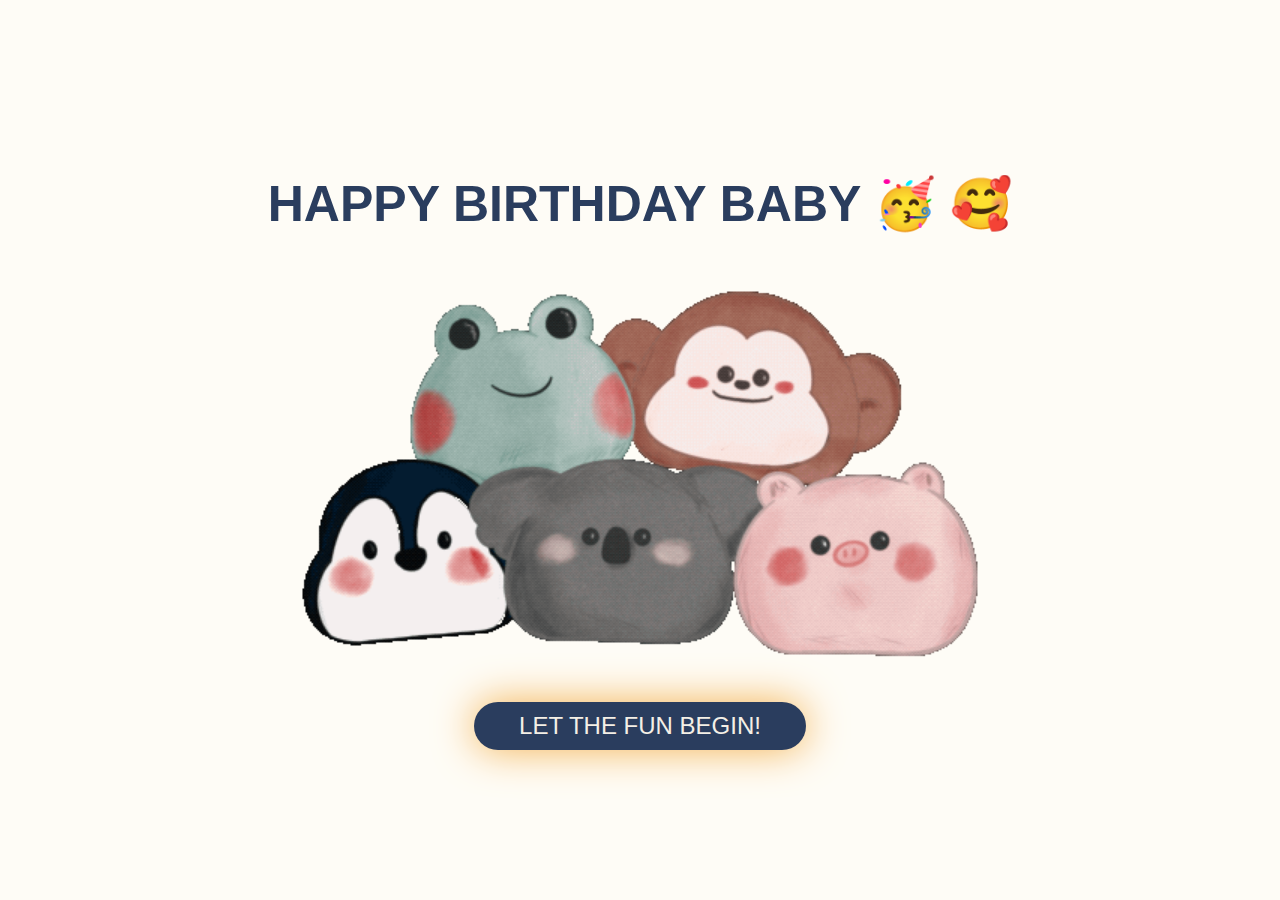
<file: index.html>
<!DOCTYPE html>
<html lang="en">
<head>
    <meta charset="UTF-8">
    <meta http-equiv="X-UA-Compatible" content="IE=edge">
    <meta name="viewport" content="width=device-width, initial-scale=1.0">
    <link rel="stylesheet"  href="style3.css">
    <title> Happy Birthday Baby &#129395 </title>
</head>

<body>
    
    <h1 class="header"> HAPPY BIRTHDAY BABY &#129395 &#129392 </h1>


    <!-- Place animated animals here -->
    <div class="image-container">
    <img src="Birthday.gif" alt="Birthday friends" style="width: 720px; height:432px;">
    </div>

    <!-- Button -->
    <a href="video.html" target="_blank"> 
    <button class="my-button"> LET THE FUN BEGIN! </button>
</a>


</div>
</body>
</html>
</file>
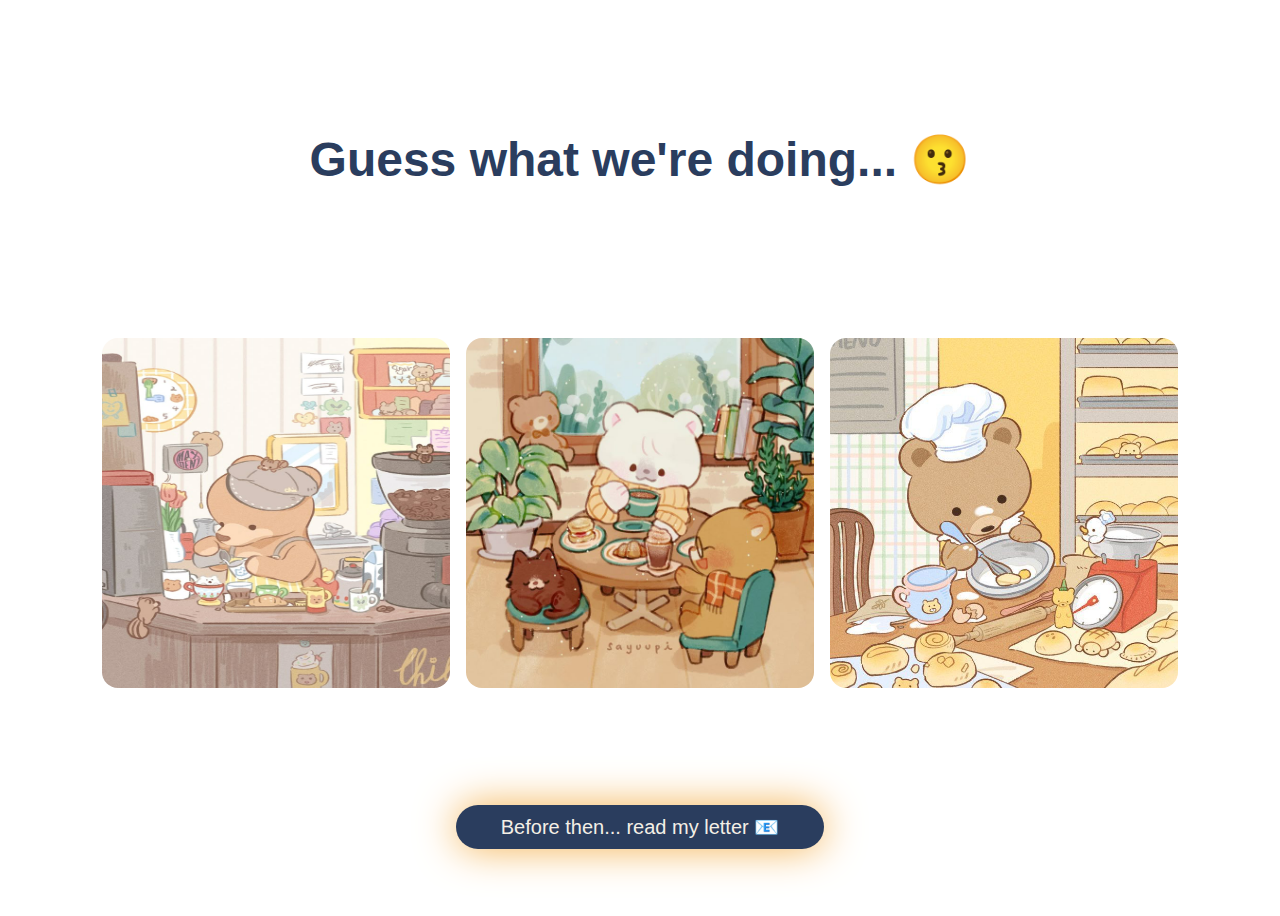
<file: activities.html>
<!DOCTYPE html>
<html lang="en">
<head>
    <meta charset="UTF-8">
    <meta http-equiv="X-UA-Compatible" content="IE=edge">
    <meta name="viewport" content="width=device-width, initial-scale=1.0">
    <link rel="stylesheet"  href="activities.css">
    <title>What are we doing?  </title>
</head>

<body>
   
   
    <div class="container">
        <div class="header">
            <h1> Guess what we're doing... &#128535 </h1>
            </div>
        <div class="card_container">
        <!-- Card 1 -->
        <article class="card_article">
            <img src="latte.jpeg" alt="latte workshop" class="card_img">

            <div class="card_data">
                <span class="card_description"> Let's go make some latte! &#9749 </span>
                <h2 class="card_article"> Latte Workshop @ Olivia's Garden </h2>
                <a href="https://www.oliviasgarden.ca/products/espresso-latte-art-workshop" class="card_button">Read More </a>
            </div>
        </article>

        <!-- Card 2 -->
        <article class="card_article">
            <img src="eat.jpeg" alt="ayce bbq" class="card_img">

            <div class="card_data">
                <span class="card_description"> Then we can go eat :> </span>
                <h2 class="card_article">Big back time @ Shinta </h2>
                <a href="#" class="card_button">Or anything you'd like &#128523 </a>
            </div>
        </article>

        <!-- Card 3 -->
        <article class="card_article">
            <img src="bear.jpeg" alt="choccy cake" class="card_img">

            <div class="card_data">
                <span class="card_description"> And then it's time to blow the candles and make a wish &#127856 </span>
                <h2 class="card_article">Choccy mousse cake @ Coco Bakery </h2>
                <a href="#" class="card_button"> Stay tuned &#128064 </a>
            </div>
        </article>
        </div>

        <!-- Button -->
    <a href="Monka's Virtual Card 2025.html" target="_blank"> 
        <button class="my-button"> Before then... read my letter &#128231 </button>
        </a>
    </div>


   
</body>
</html>
</file>
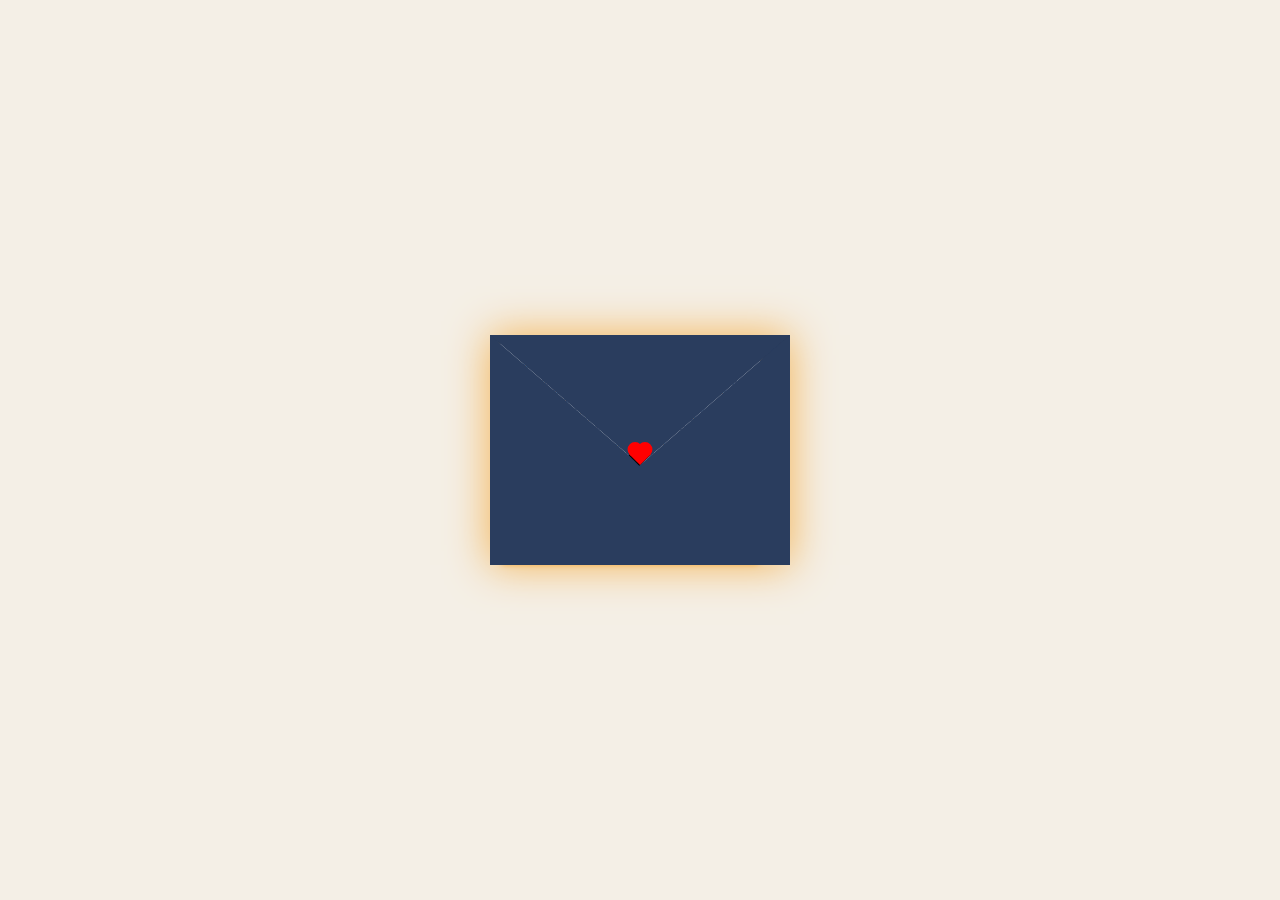
<file: Monka's Virtual Card 2025.html>
<!DOCTYPE html>
<html lang="en">
<head>
    <meta charset="UTF-8">
    <meta http-equiv="X-UA-Compatible" content="IE=edge">
    <meta name="viewport" content="width=device-width, initial-scale=1.0">
    <link rel="stylesheet"  href="style.css">
    <title>Say hi to 27 &#128537</title>
    <meta name='viewport' content='width=device-width, initial-scale=1'
    
</head>
<body>
    <div class="container">
        <div class="envelope-wrapper">
            <div class="envelope">
                <div class="letter"
                    <div class = "text">
                        <strong> Hi baby! </strong>
                        <p> Happy 27th birthday~ :>  &hearts;
                        I haven't coded in a while, so this was a bit stressful for me
                        but I also used online resources, YouTube and ChatGPT HAHA... 
                        <br> Honestly, I could've just used free apps, they have a lot of 
                        cute virtual cards, but I wanted to do something for you since 
                        we're far away. I'll probably write another card for you, because this
                        is a bit ghetto -_- <br> But I hope you have another amazing year baby. 
                        I'm so proud of how hard you've been working/growing in the past year. 
                        Can't wait to see you again and enjoy birthday funzies with you~ 
                        BIG KITH &#128536 &#128536 &#128536 &#128536
                        <br> –much love, your pookie pretty Sunny
                    </p>

                    </div>
            </div>
            <div class="heart">
                
            </div>
            </div>
        </div>
    </div>

    <script>
    const envelope = document.querySelector('.envelope-wrapper');
    envelope.addEventListener('click', () => {
        envelope.classList.toggle("flap");

    });
    </script>
</body>
</html>
</file>
<file: style3.css>
body{
    font-family: "Manrope", sans-serif;
    margin: 0;
    padding: 0;
    box-sizing: border-box;
    background: #fefcf6; /* Cream */
   

    /* Everything center */
    display: flex;
    flex-direction: column;
    justify-content: center;
    align-items: center;

    height: 100vh; /* Full viewport height */
    text-align: center; 
}



.header {
    color: #2a3d5e;  
    font-size: 50px;
    margin-top: 25px;
}

.my-button {
    position: relative;
    background-color: #2a3d5e; /* Dark Navy #222838 */
    border: none;
    color: #F4EFE6;
    padding: 10px 45px;
    text-align: center;
    border-radius: 25px;
    display: inline-block;
    font-size: 24px;
    cursor: pointer;
    box-shadow: 0 0 40px #f4b251;
  }
</file>
<file: activities.css>
body{
    font-family: "Manrope", sans-serif; /* Setting fonts*/
    color: #fefcf6;
}

.header{
    color: #2a3d5e;
    text-align: center;
    width: 100%;
    margin-top: 2rem;
    font-size: 24px;

} 
/* CARD */
.container {
    display: grid;
    place-items: center;
    margin-inline: 1.5rem;

}



.card_container{
    display: grid;
    row-gap: 1rem;
}

.card_article {
    position: relative;
    overflow: hidden;

}

.card_img{
    width: 350px;
    height: 350px;
    border-radius: 1rem;
    display: block;

}

.card_data{
    width: 100%;
    max-width: 350px;
    background-color: #2a3d5e;
    padding: 1.5rem 2rem;
    box-shadow: 0 0 20px #f4b251; 
    border-radius: 1rem;
    position: absolute;
    bottom: -9rem;
    left: 0;
    right: 0;
    margin-inline: auto;
    opacity: 0;
    transition: opacity 1s 1s;
}

.card_description{
    font-family: "Manrope", sans-serif;
    display: block;
    font-size: 12px;
    margin-bottom: .25rem;
}

.card_title{
    font-family: "Manrope", sans-serif;
    font-size: 12px;
    color:#fefcf6;
    margin-bottom: .75rem;
}

.card_button{
    text-decoration: none;
    font-size: 14px;
    font-family: "Manrope", sans-serif;
    color: #fefcf6;
}

.card_button:hover{
    text-decoration: underline;
}

.card_article:hover .card_data{
    animation: show-data 1s forwards;
    opacity: 1;
    transition: opacity .3s;

}

.card_article:hover {
    animation: remove-overflow 2s forwards;
}

.card_article:not(:hover) {
    animation: show-overflow 2s forwards;
}


.card_article:not(:hover) .card_data{
    animation: remove-data 1s forwards;
}

@keyframes show-data{
    50%{
        transform:translateY(-10rem);
    }
    100%{
        transform: translateY(-7rem);
    }
}

@keyframes remove-overflow {
    to{ overflow:initial;

}
}

@keyframes remove-data {
    0% {
        transform: translateY(-7rem);
    
    } 50%{
        transform: translateY(-10rem);
    }
    100%{
        transform: translateY (.5rem);
    }
}

@keyframes show-overflow {
    0%{
        overflow: initial;
        pointer-events: none;
    }
    50%{
        overflow:hidden;
    }
}

@media screen and (max-width: 340px){
    .container {
        margin-inline: 1rem;
    }
    .card_data {
        width: 100%;
        max-width: 348px;
        padding: 1rem;
    }
    
}

@media screen and (min-width: 768px){
    .card_container{
        grid-template-columns: repeat(2,1fr);
        column-gap: 1rem;
    }
}

@media screen and (min-width: 1120px){
    .container{
        height: 100vh;
    }
    .card_container{
        grid-template-columns: repeat(3, 1fr);
    }
    .card_img{
        width: 348px ;
    }
    .card_data{
        width: 250px;
        padding-inline: 2.5rem;
    }
}

.my-button {
    position: relative;
    background-color: #2a3d5e; /* Dark Navy #222838 */
    border: none;
    color: #F4EFE6;
    padding: 10px 45px;
    text-align: center;
    border-radius: 25px;
    font-size: 20px;
    cursor: pointer;
    box-shadow: 0 0 40px #f4b251;
    
  }
</file>
<file: style.css>
body{
    margin: 0;
    font-family: "Manrope", sans-serif; /* Setting fonts*/
    padding: 0;
    box-sizing: border-box;
    background: #F4EFE6;
    display: flex;
    align-items: center;
    justify-content: center;
    font-size: 8px;
    color: #2a3d5e;
    text-align: left;

}

.container {
    height: 100vh;
    display: grid;
    place-items: center;
}

.container .envelope-wrapper{
    background: #2a3d5e;
    box-shadow: 0 0 40px #f4b251; 

}

.envelope-wrapper .envelope {
    position: relative;
    width: 300px;
    height:230px;
}

.envelope-wrapper .envelope::before{
    content: '';
    position: absolute;
    top: 0;
    z-index: 2;
    border-top: 130px solid #2a3d5e;
    border-right: 150px solid transparent;
    border-left: 150px solid transparent;
    transform-origin: top;
    transition: all 0.5s ease-in-out 0.7s;
}

.envelope-wrapper .envelope::after {
    content: '';
    position: absolute;
    z-index:  2;
    width: 0;
    height: 0;
    border-top: 130px solid transparent;
    border-right: 150px solid #2a3d5e;
    border-bottom: 100px solid #2a3d5e;
    border-left: 150px solid #2a3d5e;

}

.envelope .letter{
    position: absolute;
    right: 10%;
    bottom: 0;
    width: 80%;
    height: 80%;
    background: white;
    text-align: left;
    transition: all 1s ease-in-out;
    box-shadow: 0 0 5px #f4b251;
    padding: 20px 10px;
    z-index: 1;
    border-radius: 5px;
}



.heart {
    position: absolute;
    top: 50%;
    left: 50%;
    width: 15px;
    height: 15px;
    background: red;
    z-index: 4;
    transform: translate(-50%, -20%) rotate(45deg);
    transition: transform 0.5s ease-in-out 1s;
    box-shadow: 0 1px #000000;
    cursor: pointer;

}

.heart:before,
.heart:after{
    content: '';
    position: absolute;
    width: 15px;
    height: 15px;
    background-color: red;
    border-radius: 50%;
}

.heart:before{
    top: -7.5px;
}

.heart:after{
    right: 7.5px;
} 

.flap .envelope:before {
    bottom: 120px;
    transform: rotateX(180deg);
    z-index: 4;
}

.flap .envelope .letter{
    bottom: 100px;
    transform: scale(1.5);
    transition-delay: 1s;
    z-index: 5;
}

.flap .heart{
    transform: rotate(90deg);
    transition-delay: 0.5s;

}
</file>
